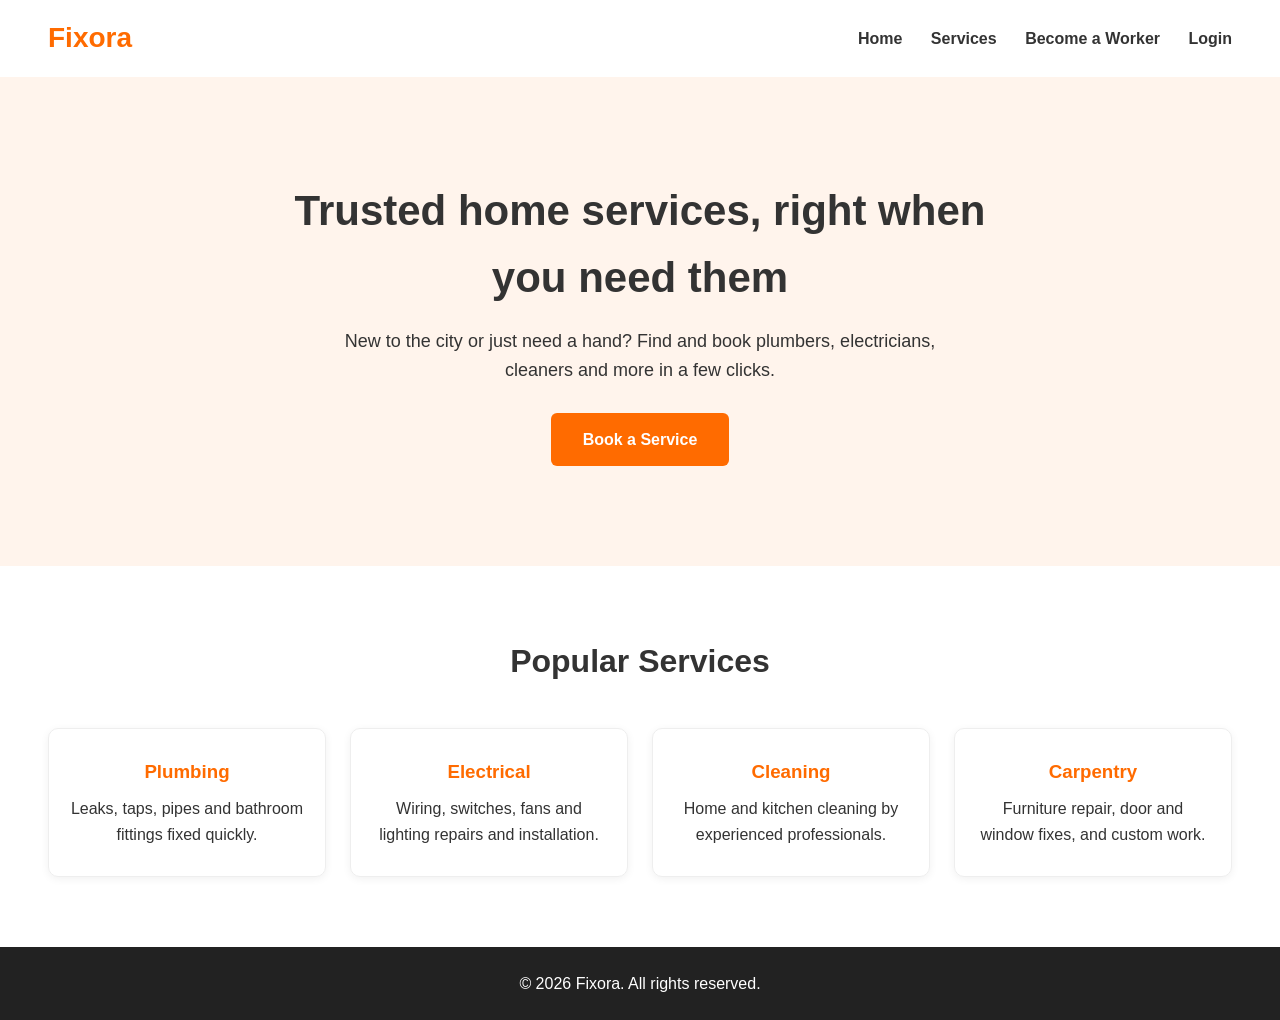
<file: frontend/index.html>
<!DOCTYPE html>
<html lang="en">
<head>
  <meta charset="UTF-8">
  <meta name="viewport" content="width=device-width, initial-scale=1.0">
  <title>Fixora - Home Services Made Easy</title>
  <link rel="stylesheet" href="style.css">
</head>
<body>

  <!-- Header and navigation -->
  <header>
    <h1 class="logo">Fixora</h1>
    <nav>
      <a href="index.html">Home</a>
      <a href="services.html">Services</a>
      <a href="#">Become a Worker</a>
      <a href="#">Login</a>
    </nav>
  </header>

  <!-- Hero section -->
  <section class="hero">
    <h2>Trusted home services, right when you need them</h2>
    <p>New to the city or just need a hand? Find and book plumbers, electricians, cleaners and more in a few clicks.</p>
    <a href="#services" class="btn">Book a Service</a>
  </section>

  <!-- Popular services -->
  <section class="services" id="services">
    <h2>Popular Services</h2>
    <div class="service-list">
      <div class="service-card">
        <h3>Plumbing</h3>
        <p>Leaks, taps, pipes and bathroom fittings fixed quickly.</p>
      </div>
      <div class="service-card">
        <h3>Electrical</h3>
        <p>Wiring, switches, fans and lighting repairs and installation.</p>
      </div>
      <div class="service-card">
        <h3>Cleaning</h3>
        <p>Home and kitchen cleaning by experienced professionals.</p>
      </div>
      <div class="service-card">
        <h3>Carpentry</h3>
        <p>Furniture repair, door and window fixes, and custom work.</p>
      </div>
    </div>
  </section>

  <!-- Footer -->
  <footer>
    <p>&copy; 2026 Fixora. All rights reserved.</p>
  </footer>

  <script src="script.js"></script>
</body>
</html>
</file>
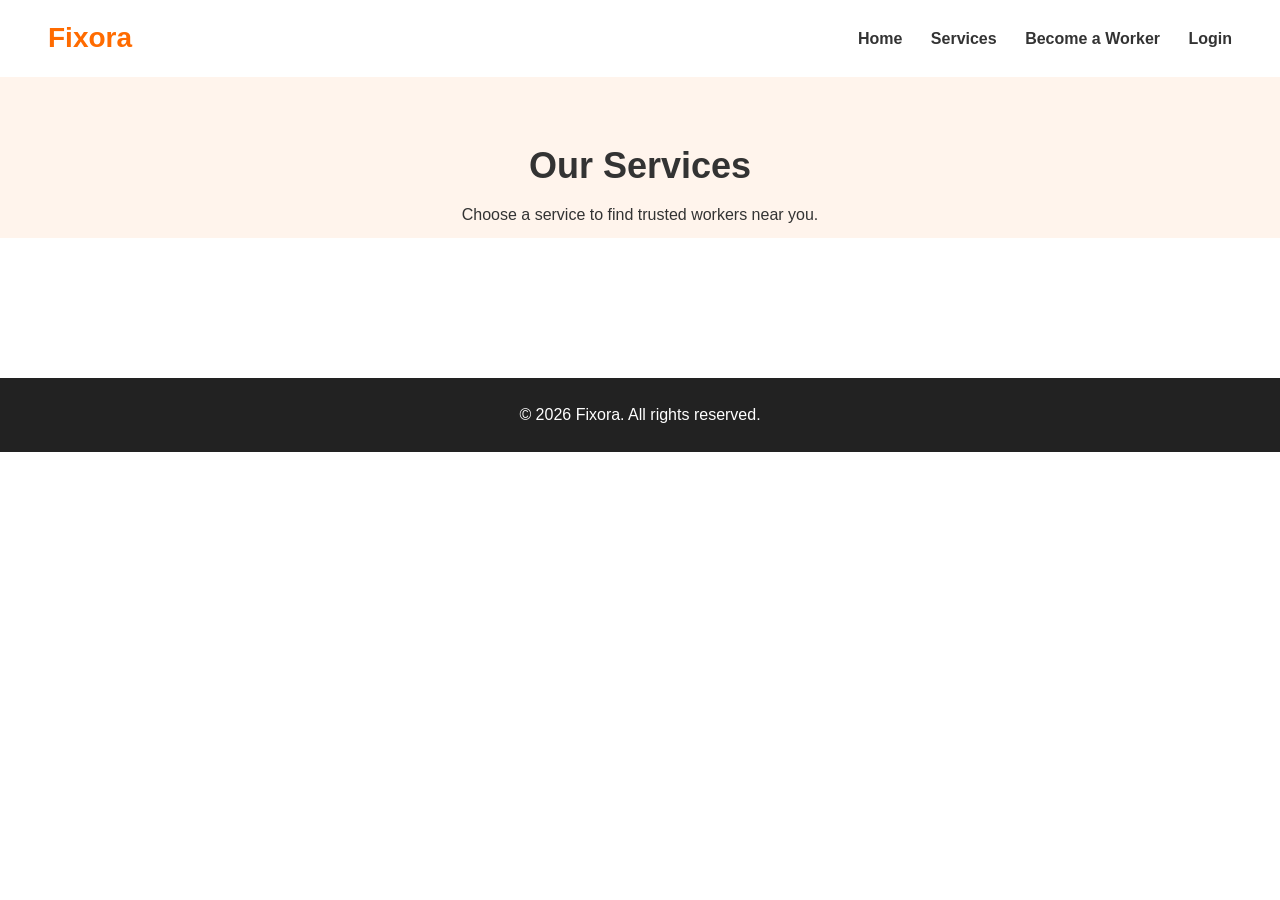
<file: frontend/services.html>
<!DOCTYPE html>
<html lang="en">
<head>
  <meta charset="UTF-8">
  <meta name="viewport" content="width=device-width, initial-scale=1.0">
  <title>Services - Fixora</title>
  <link rel="stylesheet" href="style.css">
</head>
<body>

  <header>
    <h1 class="logo">Fixora</h1>
    <nav>
      <a href="index.html">Home</a>
      <a href="services.html">Services</a>
      <a href="#">Become a Worker</a>
      <a href="#">Login</a>
    </nav>
  </header>

  <section class="page-title">
    <h2>Our Services</h2>
    <p>Choose a service to find trusted workers near you.</p>
  </section>

<section class="services">
  <div class="service-list" id="service-list"></div>
</section>

  <footer>
    <p>&copy; 2026 Fixora. All rights reserved.</p>
  </footer>

  <script src="script.js"></script>
</body>
</html>
</file>
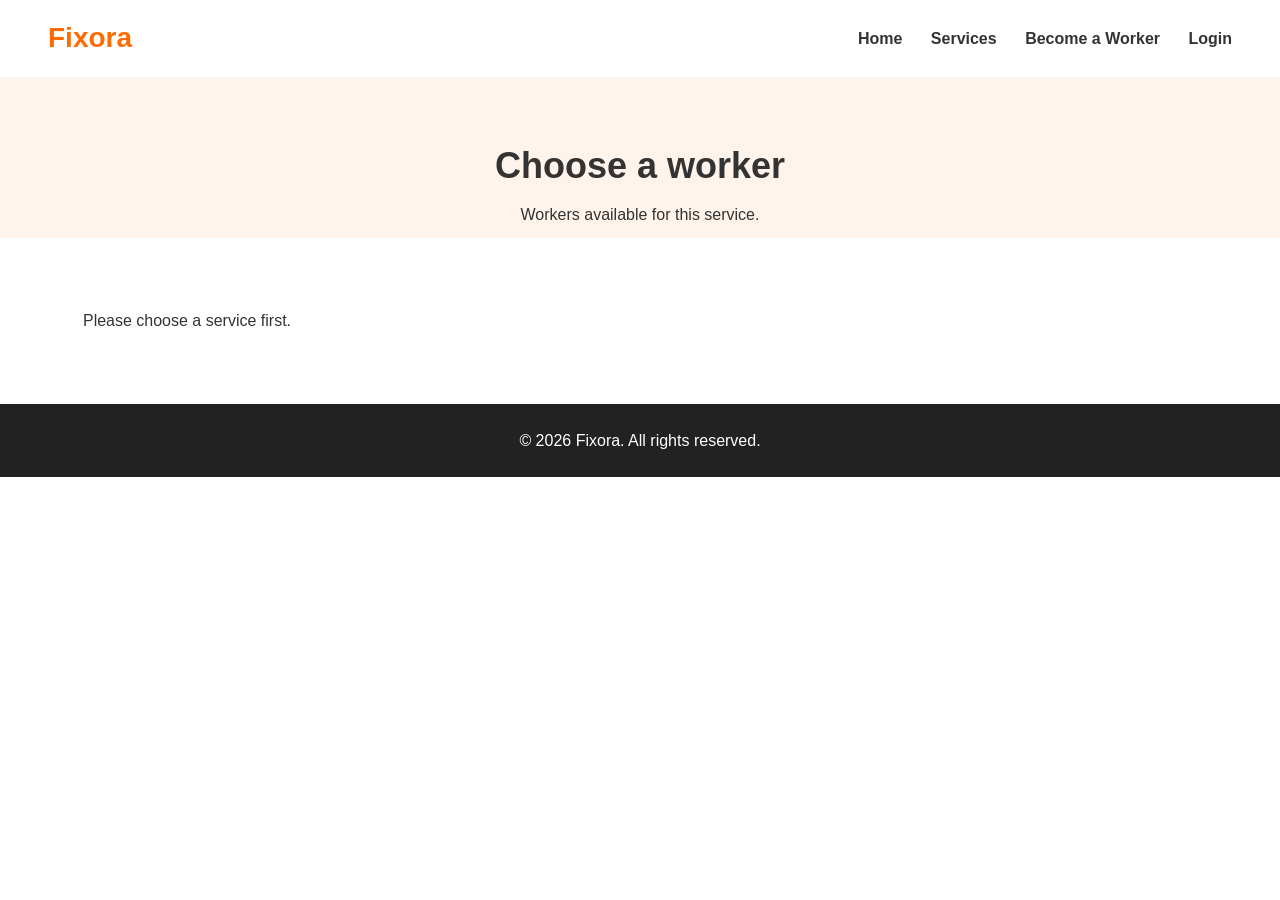
<file: frontend/workers.html>
<!DOCTYPE html>
<html lang="en">
<head>
  <meta charset="UTF-8">
  <meta name="viewport" content="width=device-width, initial-scale=1.0">
  <title>workers - Fixora</title>
  <link rel="stylesheet" href="style.css">
</head>
<body>

  <header>
    <h1 class="logo">Fixora</h1>
    <nav>
      <a href="index.html">Home</a>
      <a href="services.html">Services</a>
      <a href="#">Become a Worker</a>
      <a href="#">Login</a>
    </nav>
  </header>

  <section class="page-title">
    <h2 id="page-heading">Choose a worker</h2>
    <p>Workers available for this service.</p>
  </section>

<section class="services">
  <div class="service-list" id="worker-list"></div>
</section>

  <footer>
    <p>&copy; 2026 Fixora. All rights reserved.</p>
  </footer>

  <script src="script.js"></script>
</body>
</html>
</file>
<file: frontend/style.css>
/* ---------- Base styles ---------- */
* {
  margin: 0;
  padding: 0;
  box-sizing: border-box;
}

body {
  font-family: Arial, Helvetica, sans-serif;
  line-height: 1.6;
  color: #333;
}

a {
  text-decoration: none;
}

/* ---------- Header and navigation ---------- */
header {
  display: flex;
  justify-content: space-between;
  align-items: center;
  padding: 16px 48px;
  background-color: #ffffff;
  box-shadow: 0 2px 6px rgba(0, 0, 0, 0.1);
}

.logo {
  font-size: 28px;
  color: #ff6b00;
}

nav a {
  margin-left: 24px;
  color: #333;
  font-weight: bold;
}

nav a:hover {
  color: #ff6b00;
}

/* ---------- Hero section ---------- */
.hero {
  text-align: center;
  padding: 100px 20px;
  background-color: #fff4ec;
}

.hero h2 {
  font-size: 42px;
  max-width: 700px;
  margin: 0 auto 16px;
}

.hero p {
  font-size: 18px;
  max-width: 600px;
  margin: 0 auto 28px;
}

.btn {
  display: inline-block;
  padding: 14px 32px;
  background-color: #ff6b00;
  color: #ffffff;
  font-weight: bold;
  border-radius: 6px;
}

.btn:hover {
  background-color: #e05f00;
}

/* ---------- Popular services ---------- */
.services {
  padding: 70px 48px;
  text-align: center;
}

.services h2 {
  font-size: 32px;
  margin-bottom: 40px;
}

.service-list {
  display: grid;
  grid-template-columns: repeat(4, 1fr);
  gap: 24px;
}

.service-card {
  padding: 28px 20px;
  border: 1px solid #eee;
  border-radius: 10px;
  box-shadow: 0 2px 8px rgba(0, 0, 0, 0.06);
}

.service-card h3 {
  margin-bottom: 10px;
  color: #ff6b00;
}

/* ---------- Footer ---------- */
footer {
  text-align: center;
  padding: 24px;
  background-color: #222;
  color: #ffffff;
}

/* ---------- Page title (inner pages) ---------- */
.page-title {
  text-align: center;
  padding: 60px 20px 10px;
  background-color: #fff4ec;
}

.page-title h2 {
  font-size: 36px;
  margin-bottom: 8px;
}

/* ---------- Responsive: tablets ---------- */
@media (max-width: 900px) {
  .service-list {
    grid-template-columns: repeat(2, 1fr);
  }
}

/* ---------- Responsive: phones ---------- */
@media (max-width: 600px) {
  header {
    flex-direction: column;
    padding: 16px 20px;
    gap: 10px;
  }

  nav a {
    margin: 0 10px;
    font-size: 14px;
  }

  .hero {
    padding: 60px 20px;
  }

  .hero h2 {
    font-size: 30px;
  }

  .services {
    padding: 50px 20px;
  }

  .service-list {
    grid-template-columns: 1fr;
  }
}

a.service-card {
  display: block;
  color: inherit;
}

a.service-card:hover {
  box-shadow: 0 6px 16px rgba(0, 0, 0, 0.12);
}
</file>
